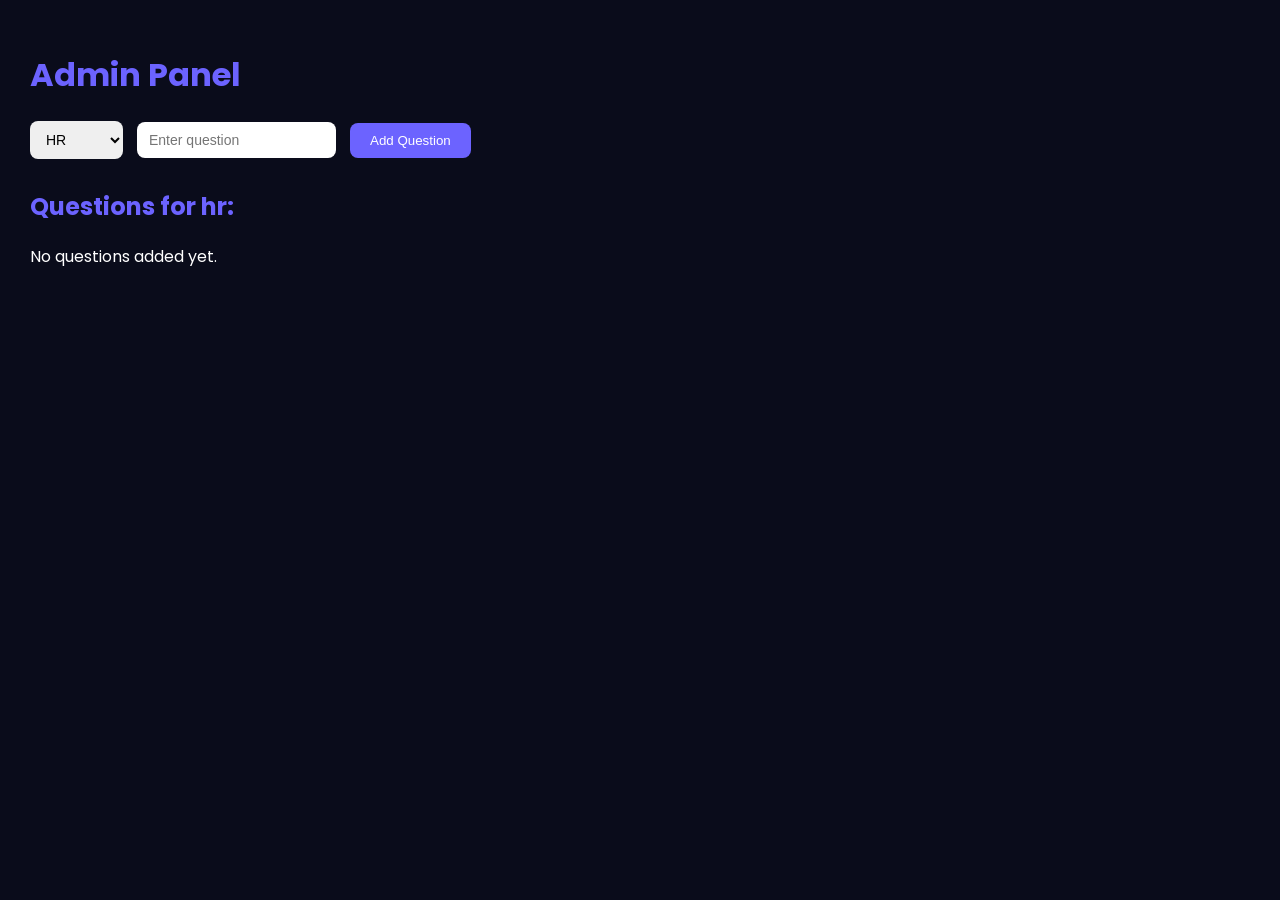
<file: admin.html>
<!DOCTYPE html>
<html lang="en">
<head>
  <meta charset="UTF-8">
  <title>Admin Panel | AI Interview Trainer</title>
  <meta name="viewport" content="width=device-width, initial-scale=1.0">

  <!-- Google Font -->
  <link href="https://fonts.googleapis.com/css2?family=Poppins:wght@300;400;600;700&display=swap" rel="stylesheet">

  <style>
    body {
      margin: 0;
      font-family: 'Poppins', sans-serif;
      background: #0a0c1b;
      color: #fff;
      padding: 30px;
    }

    h1, h2 {
      color: #6c63ff;
    }

    select, input {
      padding: 10px 12px;
      margin-right: 10px;
      border-radius: 8px;
      border: none;
      font-size: 14px;
    }

    button {
      padding: 10px 20px;
      border-radius: 8px;
      border: none;
      background: #6c63ff;
      color: #fff;
      cursor: pointer;
    }

    button:hover {
      opacity: 0.9;
    }

    #questionList {
      margin-top: 30px;
    }

    .question-item {
      background: #11142b;
      padding: 15px;
      margin-bottom: 10px;
      border-radius: 8px;
      display: flex;
      justify-content: space-between;
      align-items: center;
    }

    .question-item button {
      margin-left: 10px;
      background: #ff4b5c;
    }

    .question-item button.edit-btn {
      background: #4bcffa;
    }
  </style>
</head>
<body>

  <h1>Admin Panel</h1>

  <div>
    <select id="adminRole">
      <option value="hr">HR</option>
      <option value="java">Java</option>
      <option value="android">Android</option>
      <option value="web">Web</option>
    </select>

    <input type="text" id="newQuestion" placeholder="Enter question">

    <button onclick="addQuestion()">Add Question</button>
  </div>

  <div id="questionList"></div>

  <script src="js/admin.js"></script>
</body>
</html>
</file>
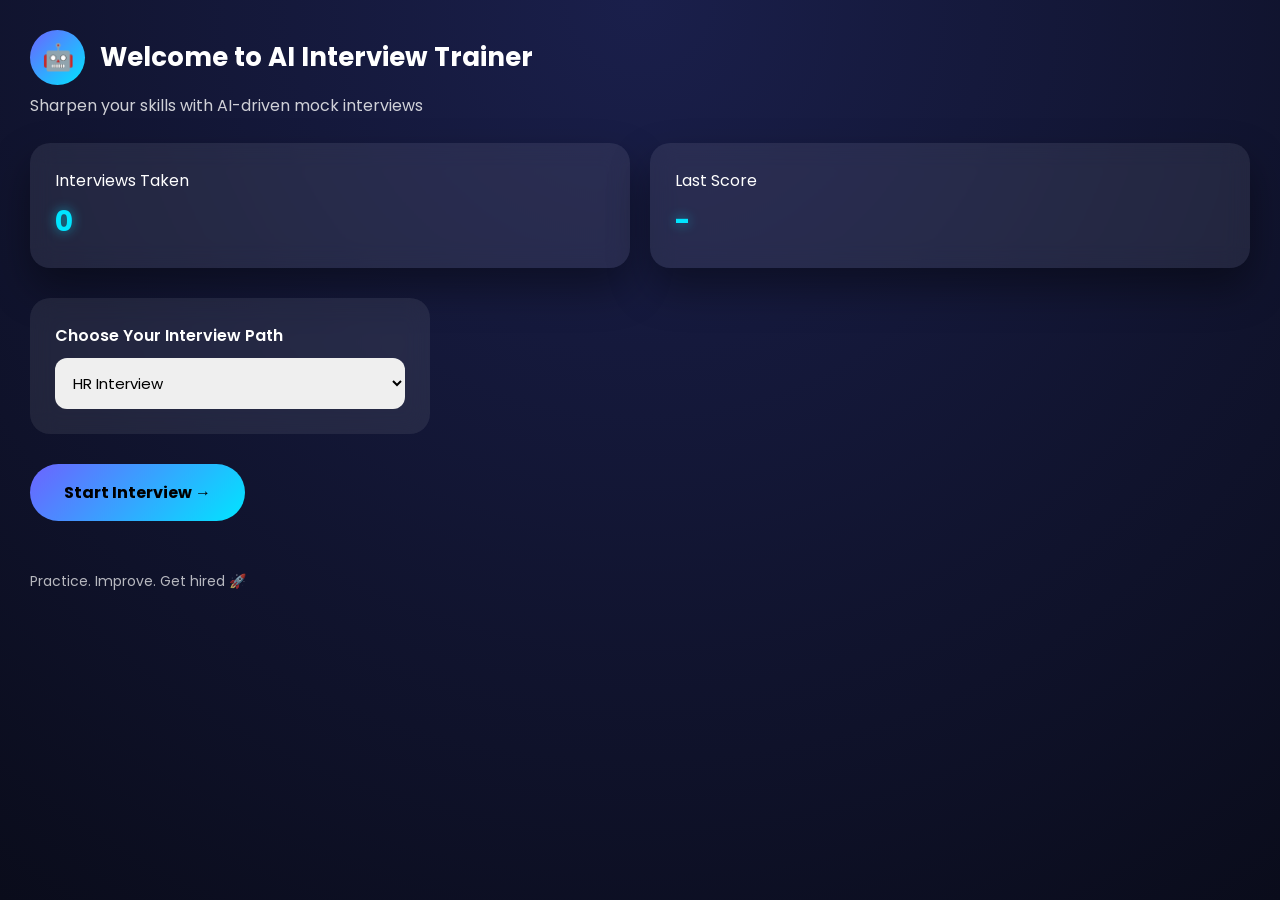
<file: dashboard.html>
<!DOCTYPE html>
<html lang="en">
<head>
<meta charset="UTF-8">
<title>Dashboard | AI Interview Trainer</title>
<meta name="viewport" content="width=device-width, initial-scale=1.0">

<link href="https://fonts.googleapis.com/css2?family=Poppins:wght@400;600;700&display=swap" rel="stylesheet">

<style>
*{
  margin:0;
  padding:0;
  box-sizing:border-box;
  font-family:Poppins,sans-serif;
}

body{
  min-height:100vh;
  background:radial-gradient(circle at top,#1a1f4b,#0a0c1b);
  color:white;
  padding:30px;
}

/* HEADER */
.header{
  display:flex;
  align-items:center;
  gap:15px;
  margin-bottom:8px;
}

.avatar{
  width:55px;
  height:55px;
  border-radius:50%;
  background:linear-gradient(135deg,#6c63ff,#00e5ff);
  display:flex;
  align-items:center;
  justify-content:center;
  font-size:26px;
  animation:pulse 2.5s infinite;
}

@keyframes pulse{
  0%{box-shadow:0 0 0 rgba(108,99,255,.6)}
  70%{box-shadow:0 0 25px rgba(108,99,255,0)}
  100%{box-shadow:0 0 0 rgba(108,99,255,0)}
}

.header h1{
  font-size:26px;
}

.subtitle{
  opacity:.8;
  margin-bottom:25px;
}

/* STATS */
.stats{
  display:grid;
  grid-template-columns:repeat(auto-fit,minmax(200px,1fr));
  gap:20px;
  margin-bottom:30px;
}

.card{
  background:rgba(255,255,255,0.08);
  backdrop-filter:blur(12px);
  border-radius:20px;
  padding:25px;
  box-shadow:0 20px 40px rgba(0,0,0,0.4);
  font-size:16px;
  transition:.3s;
}

.card:hover{
  transform:translateY(-4px);
}

.card span{
  display:block;
  font-size:28px;
  font-weight:700;
  margin-top:8px;
  color:#00e5ff;
  text-shadow:0 0 12px rgba(0,229,255,.6);
}

/* ROLE SELECTION */
.role-selection{
  background:rgba(255,255,255,0.08);
  backdrop-filter:blur(12px);
  border-radius:20px;
  padding:25px;
  max-width:400px;
  margin-bottom:30px;
}


.role-selection label{
  display:block;
  margin-bottom:10px;
  font-weight:600;
}

select{
  width:100%;
  padding:14px;
  border-radius:12px;
  border:none;
  outline:none;
  font-size:15px;
}

/* START BUTTON */
.start-btn{
  display:inline-block;
  padding:16px 34px;
  border-radius:40px;
  background:linear-gradient(135deg,#6c63ff,#00e5ff);
  color:#000;
  font-weight:700;
  text-decoration:none;
  transition:.3s;
}

.start-btn:hover{
  transform:translateY(-3px);
  box-shadow:0 20px 40px rgba(108,99,255,0.5);
}

/* FOOTER */
.footer{
  margin-top:50px;
  font-size:14px;
  opacity:.7;
}
</style>
</head>

<body>

<div class="header">
  <div class="avatar">🤖</div>
  <h1>Welcome to AI Interview Trainer</h1>
</div>

<p class="subtitle">Sharpen your skills with AI-driven mock interviews</p>

<!-- STATS -->
<div class="stats">
  <div class="card">
    Interviews Taken
    <span id="count">0</span>
  </div>
  <div class="card">
    Last Score
    <span id="score">-</span>
  </div>
</div>

<!-- ROLE SELECTION -->
<div class="role-selection enhanced-role">
  <label for="role">Choose Your Interview Path</label>

  <div class="select-wrapper">
    <select id="role">
      <option value="hr"> HR Interview</option>
      <option value="java"> Java Developer</option>
      <option value="android"> Android Developer</option>
      <option value="web"> Web Developer</option>
    </select>
  </div>

</div>


<!-- START BUTTON -->
<a href="#" class="start-btn" onclick="startInterview()">Start Interview →</a>

<div class="footer">
  Practice. Improve. Get hired 🚀
</div>

<script src="js/dashboard.js"></script>
</body>
</html>
</file>
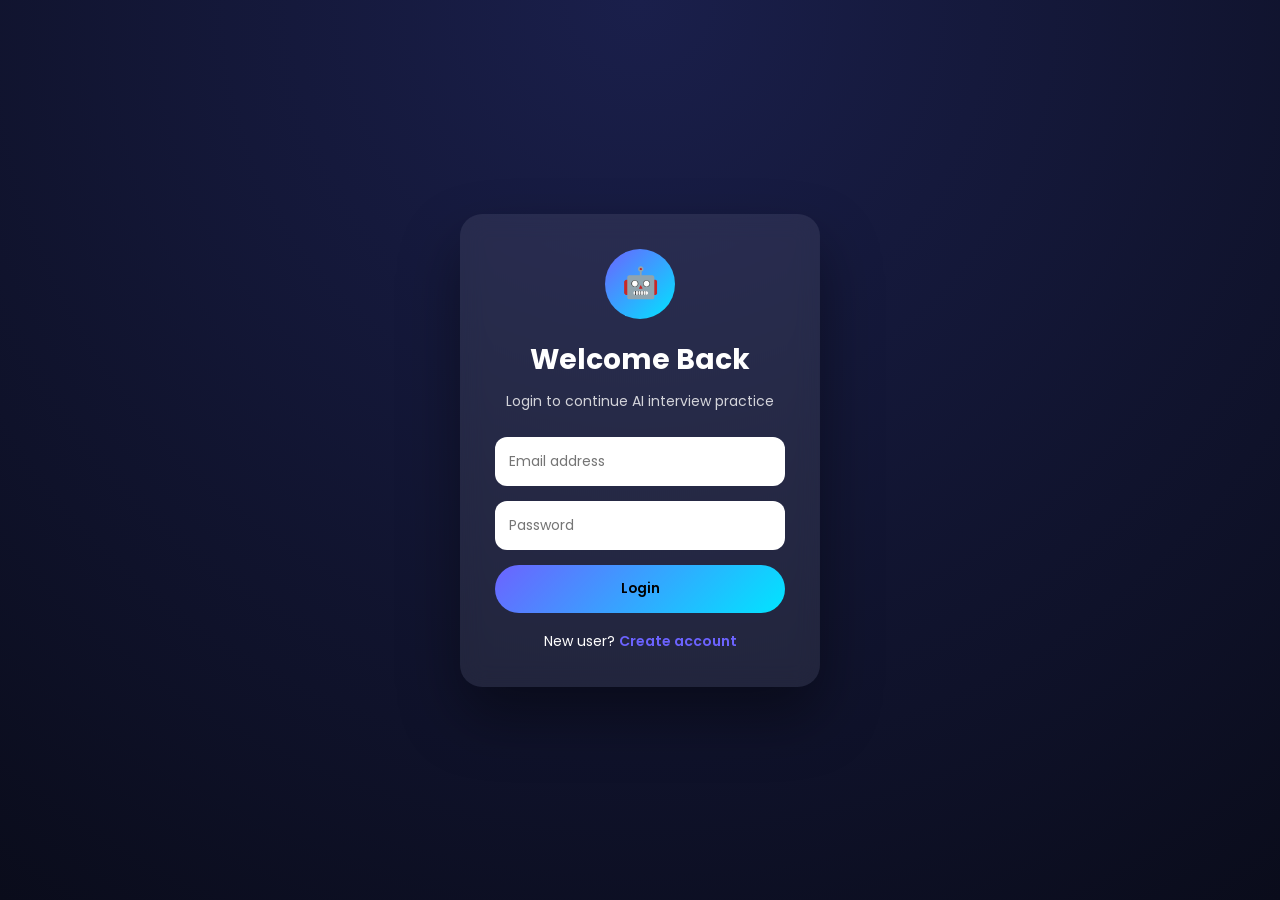
<file: login.html>
<!DOCTYPE html>
<html lang="en">
<head>
<meta charset="UTF-8">
<title>Login | AI Interview Trainer</title>
<meta name="viewport" content="width=device-width, initial-scale=1.0">

<!-- Google Font -->
<link href="https://fonts.googleapis.com/css2?family=Poppins:wght@300;400;600;700&display=swap" rel="stylesheet">

<style>
*{
  margin:0;
  padding:0;
  box-sizing:border-box;
  font-family:'Poppins',sans-serif;
}

body{
  min-height:100vh;
  display:flex;
  justify-content:center;
  align-items:center;
  background:radial-gradient(circle at top,#1a1f4b,#0a0c1b);
  color:#fff;
}

/* AUTH CARD */
.auth-card{
  width:360px;
  padding:35px;
  background:rgba(255,255,255,0.08);
  border-radius:22px;
  backdrop-filter:blur(12px);
  box-shadow:0 30px 60px rgba(0,0,0,0.4);
  animation:slideUp .7s ease;
  text-align:center;
}

@keyframes slideUp{
  from{transform:translateY(40px);opacity:0}
  to{transform:translateY(0);opacity:1}
}

.auth-card h2{
  margin-bottom:10px;
  font-size:28px;
}

.auth-card p.subtitle{
  font-size:14px;
  opacity:0.8;
  margin-bottom:25px;
}

/* INPUTS */
.auth-card input{
  width:100%;
  padding:14px;
  margin-bottom:15px;
  border:none;
  border-radius:12px;
  outline:none;
  font-size:14px;
}

/* BUTTON */
.auth-card button{
  width:100%;
  padding:14px;
  border:none;
  border-radius:30px;
  background:linear-gradient(135deg,#6c63ff,#00e5ff);
  font-weight:600;
  cursor:pointer;
  transition:.3s;
}

.auth-card button:hover{
  transform:translateY(-2px);
  box-shadow:0 12px 30px rgba(108,99,255,0.5);
}

/* LINKS */
.auth-card .link{
  margin-top:18px;
  font-size:14px;
}

.auth-card .link a{
  color:#6c63ff;
  text-decoration:none;
  font-weight:600;
}

/* AI ICON */
.ai-badge{
  width:70px;
  height:70px;
  margin:0 auto 20px;
  border-radius:50%;
  background:linear-gradient(135deg,#6c63ff,#00e5ff);
  display:flex;
  align-items:center;
  justify-content:center;
  font-size:30px;
  color:#000;
}
</style>
</head>

<body>

<div class="auth-card">

  <div class="ai-badge">🤖</div>

  <h2>Welcome Back</h2>
  <p class="subtitle">Login to continue AI interview practice</p>

  <input type="email" id="email" placeholder="Email address">
  <input type="password" id="password" placeholder="Password">

  <button onclick="login()">Login</button>

  <div class="link">
    New user? <a href="register.html">Create account</a>
  </div>

</div>

<script src="js/auth.js"></script>
</body>
</html>
</file>
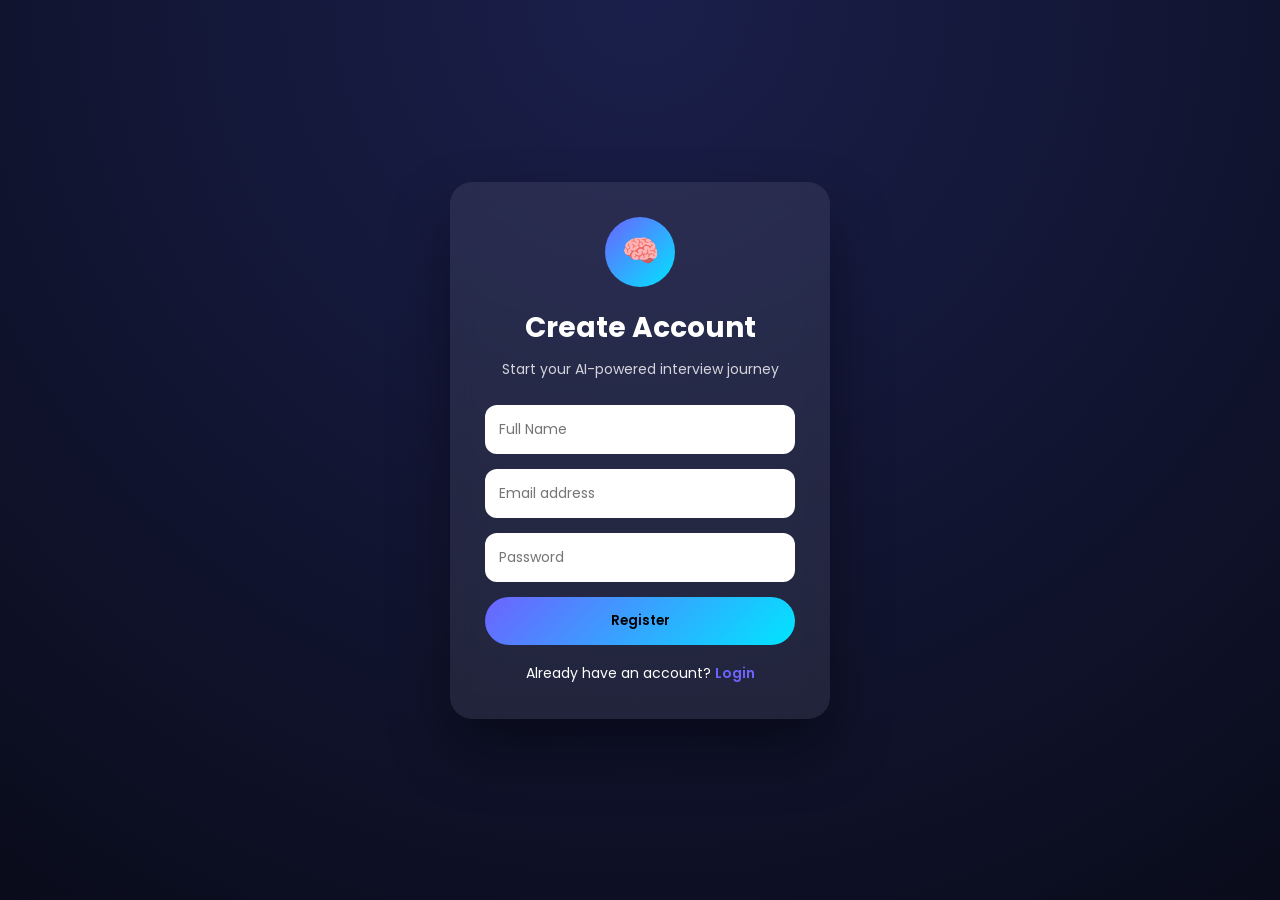
<file: register.html>
<!DOCTYPE html>
<html lang="en">
<head>
<meta charset="UTF-8">
<title>Register | AI Interview Trainer</title>
<meta name="viewport" content="width=device-width, initial-scale=1.0">

<!-- Google Font -->
<link href="https://fonts.googleapis.com/css2?family=Poppins:wght@300;400;600;700&display=swap" rel="stylesheet">

<style>
*{
  margin:0;
  padding:0;
  box-sizing:border-box;
  font-family:'Poppins',sans-serif;
}

body{
  min-height:100vh;
  display:flex;
  justify-content:center;
  align-items:center;
  background:radial-gradient(circle at top,#1a1f4b,#0a0c1b);
  color:#fff;
}

/* AUTH CARD */
.auth-card{
  width:380px;
  padding:35px;
  background:rgba(255,255,255,0.08);
  border-radius:22px;
  backdrop-filter:blur(12px);
  box-shadow:0 30px 60px rgba(0,0,0,0.4);
  animation:slideUp .7s ease;
  text-align:center;
}

@keyframes slideUp{
  from{transform:translateY(40px);opacity:0}
  to{transform:translateY(0);opacity:1}
}

/* AI ICON */
.ai-badge{
  width:70px;
  height:70px;
  margin:0 auto 20px;
  border-radius:50%;
  background:linear-gradient(135deg,#6c63ff,#00e5ff);
  display:flex;
  align-items:center;
  justify-content:center;
  font-size:30px;
  color:#000;
}

.auth-card h2{
  margin-bottom:10px;
  font-size:28px;
}

.auth-card p.subtitle{
  font-size:14px;
  opacity:0.8;
  margin-bottom:25px;
}

/* INPUTS */
.auth-card input{
  width:100%;
  padding:14px;
  margin-bottom:15px;
  border:none;
  border-radius:12px;
  outline:none;
  font-size:14px;
}

/* BUTTON */
.auth-card button{
  width:100%;
  padding:14px;
  border:none;
  border-radius:30px;
  background:linear-gradient(135deg,#6c63ff,#00e5ff);
  font-weight:600;
  cursor:pointer;
  transition:.3s;
}

.auth-card button:hover{
  transform:translateY(-2px);
  box-shadow:0 12px 30px rgba(108,99,255,0.5);
}

/* LINKS */
.auth-card .link{
  margin-top:18px;
  font-size:14px;
}

.auth-card .link a{
  color:#6c63ff;
  text-decoration:none;
  font-weight:600;
}
</style>
</head>

<body>

<div class="auth-card">

  <div class="ai-badge">🧠</div>

  <h2>Create Account</h2>
  <p class="subtitle">Start your AI-powered interview journey</p>

  <input type="text" id="name" placeholder="Full Name">
  <input type="email" id="email" placeholder="Email address">
  <input type="password" id="password" placeholder="Password">

  <button onclick="register()">Register</button>

  <div class="link">
    Already have an account? <a href="login.html">Login</a>
  </div>

</div>

<script src="js/auth.js"></script>
</body>
</html>
</file>
